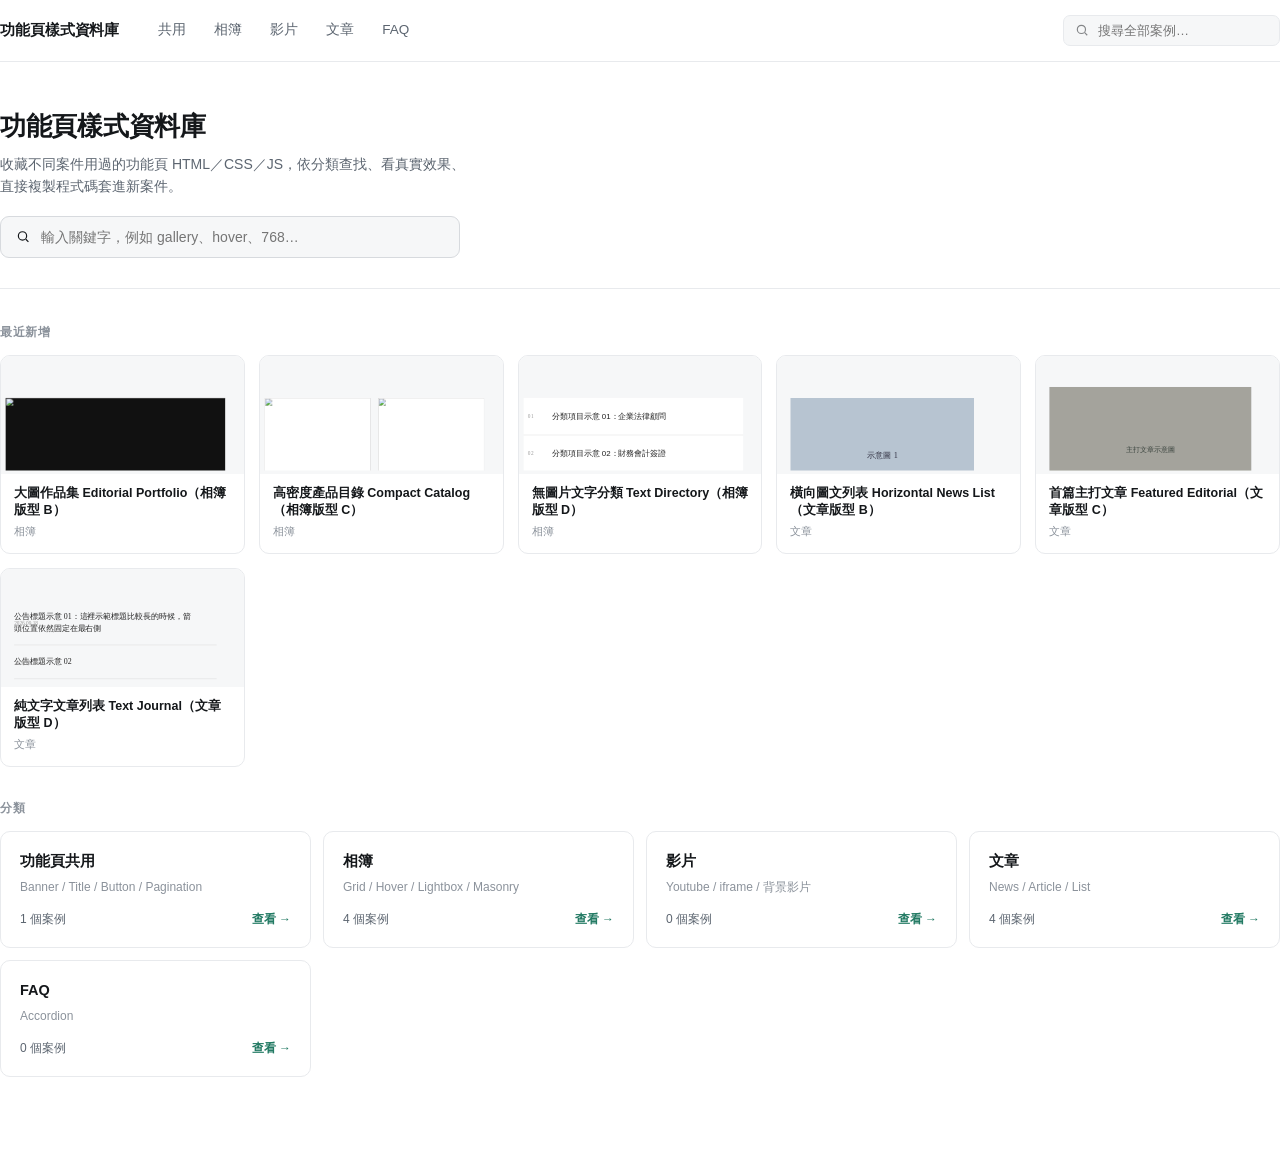
<file: index.html>
<!DOCTYPE html>
<html lang="zh-Hant">
<head>
<meta charset="UTF-8">
<meta name="viewport" content="width=device-width, initial-scale=1.0">
<title>功能頁樣式資料庫</title>
<link rel="stylesheet" href="css/style.css">
</head>
<body>

<header class="site-header">
  <div class="container header-row">
    <a href="index.html" class="logo">功能頁樣式資料庫</a>
    <nav class="main-nav" id="mainNav">
      <a href="common.html" data-nav="common">共用</a>
      <a href="gallery.html" data-nav="gallery">相簿</a>
      <a href="video.html" data-nav="video">影片</a>
      <a href="article.html" data-nav="article">文章</a>
      <a href="faq.html" data-nav="faq">FAQ</a>
    </nav>
    <div class="header-search">
      <svg width="14" height="14" viewBox="0 0 24 24" fill="none" stroke="currentColor" stroke-width="2"><circle cx="11" cy="11" r="7"/><line x1="21" y1="21" x2="16.65" y2="16.65"/></svg>
      <input id="headerSearchInput" type="text" placeholder="搜尋全部案例…">
    </div>
  </div>
</header>

<main class="container page-main">

  <div class="hero">
    <h1>功能頁樣式資料庫</h1>
    <p>收藏不同案件用過的功能頁 HTML／CSS／JS，依分類查找、看真實效果、直接複製程式碼套進新案件。</p>
    <div class="hero-search">
      <div class="hero-search-box">
        <svg width="15" height="15" viewBox="0 0 24 24" fill="none" stroke="currentColor" stroke-width="2"><circle cx="11" cy="11" r="7"/><line x1="21" y1="21" x2="16.65" y2="16.65"/></svg>
        <input id="heroSearchInput" type="text" placeholder="輸入關鍵字，例如 gallery、hover、768…">
      </div>
      <div class="hero-results" id="heroResults"></div>
    </div>
  </div>

  <div class="section-label">最近新增</div>
  <div class="recent-row" id="recentRow"></div>

  <div class="section-label">分類</div>
  <div class="cat-grid" id="catGrid"></div>

</main>

<script src="js/cases.js"></script>
<script src="js/app.js"></script>
<script>
  wireHeader('home');
  renderHomePage();
</script>
</body>
</html>
</file>
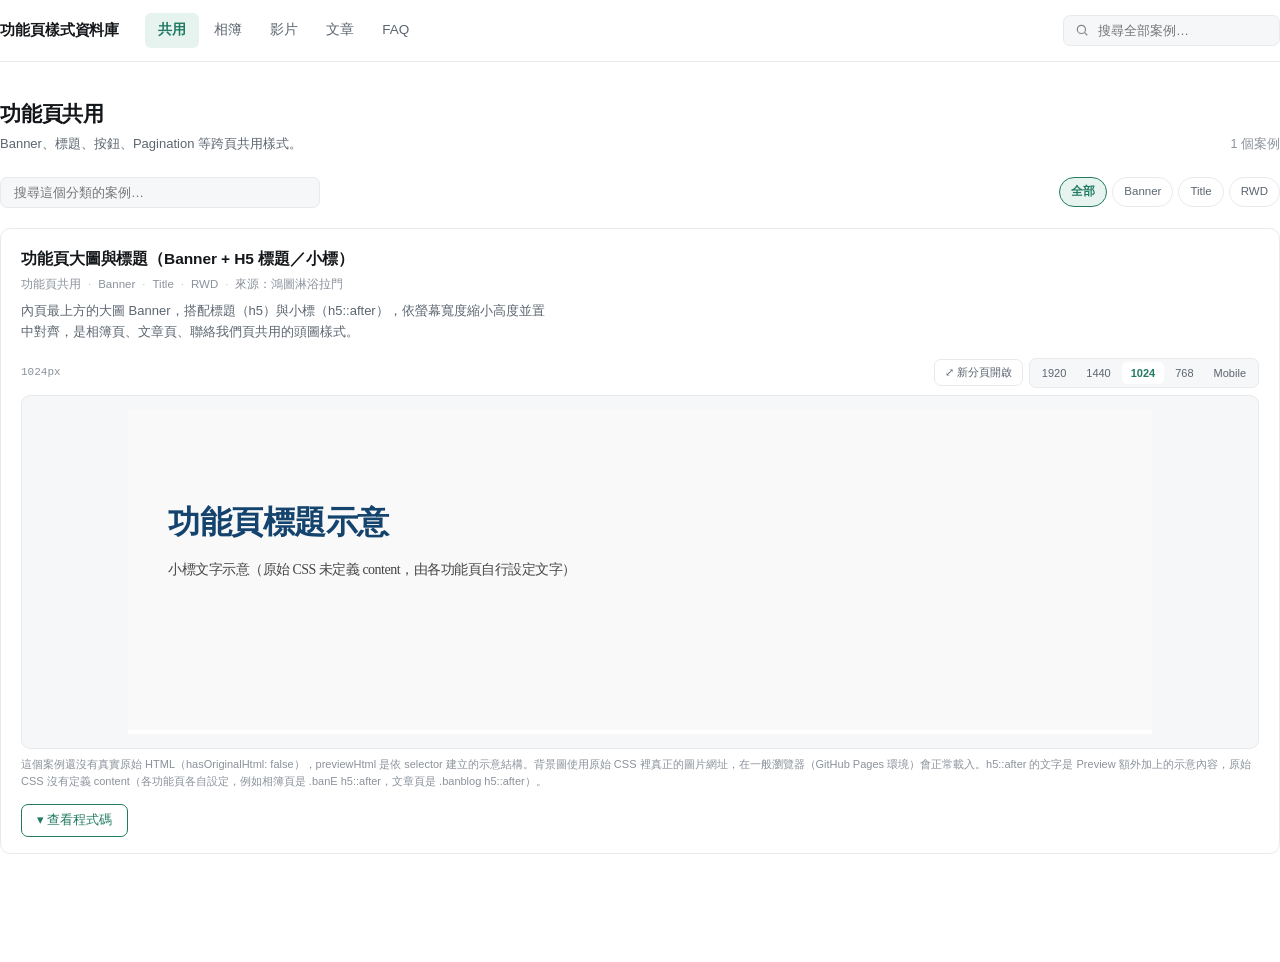
<file: common.html>
<!DOCTYPE html>
<html lang="zh-Hant">
<head>
<meta charset="UTF-8">
<meta name="viewport" content="width=device-width, initial-scale=1.0">
<title>功能頁共用 Common – 功能頁樣式資料庫</title>
<link rel="stylesheet" href="css/style.css">
</head>
<body>

<header class="site-header">
  <div class="container header-row">
    <a href="index.html" class="logo">功能頁樣式資料庫</a>
    <nav class="main-nav" id="mainNav">
      <a href="common.html" data-nav="common">共用</a>
      <a href="gallery.html" data-nav="gallery">相簿</a>
      <a href="video.html" data-nav="video">影片</a>
      <a href="article.html" data-nav="article">文章</a>
      <a href="faq.html" data-nav="faq">FAQ</a>
    </nav>
    <div class="header-search">
      <svg width="14" height="14" viewBox="0 0 24 24" fill="none" stroke="currentColor" stroke-width="2"><circle cx="11" cy="11" r="7"/><line x1="21" y1="21" x2="16.65" y2="16.65"/></svg>
      <input id="headerSearchInput" type="text" placeholder="搜尋全部案例…">
    </div>
  </div>
</header>

<main class="container page-main">

  <div class="page-heading">
    <div>
      <h1 id="pageTitle">功能頁共用 Common</h1>
      <div class="sub">Banner、標題、按鈕、Pagination 等跨頁共用樣式。</div>
    </div>
    <div class="page-count" id="pageCount"></div>
  </div>

  <div class="cat-toolbar">
    <div class="cat-search"><input type="text" placeholder="搜尋這個分類的案例…" data-cat-search="common"></div>
    <div class="chip-row" id="chipRow" data-chip-group="common"></div>
  </div>

  <div class="case-list" id="caseList" data-case-list="common"></div>

</main>

<script src="js/cases.js"></script>
<script src="js/app.js"></script>
<script>
  wireHeader('common');
  renderCategoryPage('common');
</script>
</body>
</html>
</file>
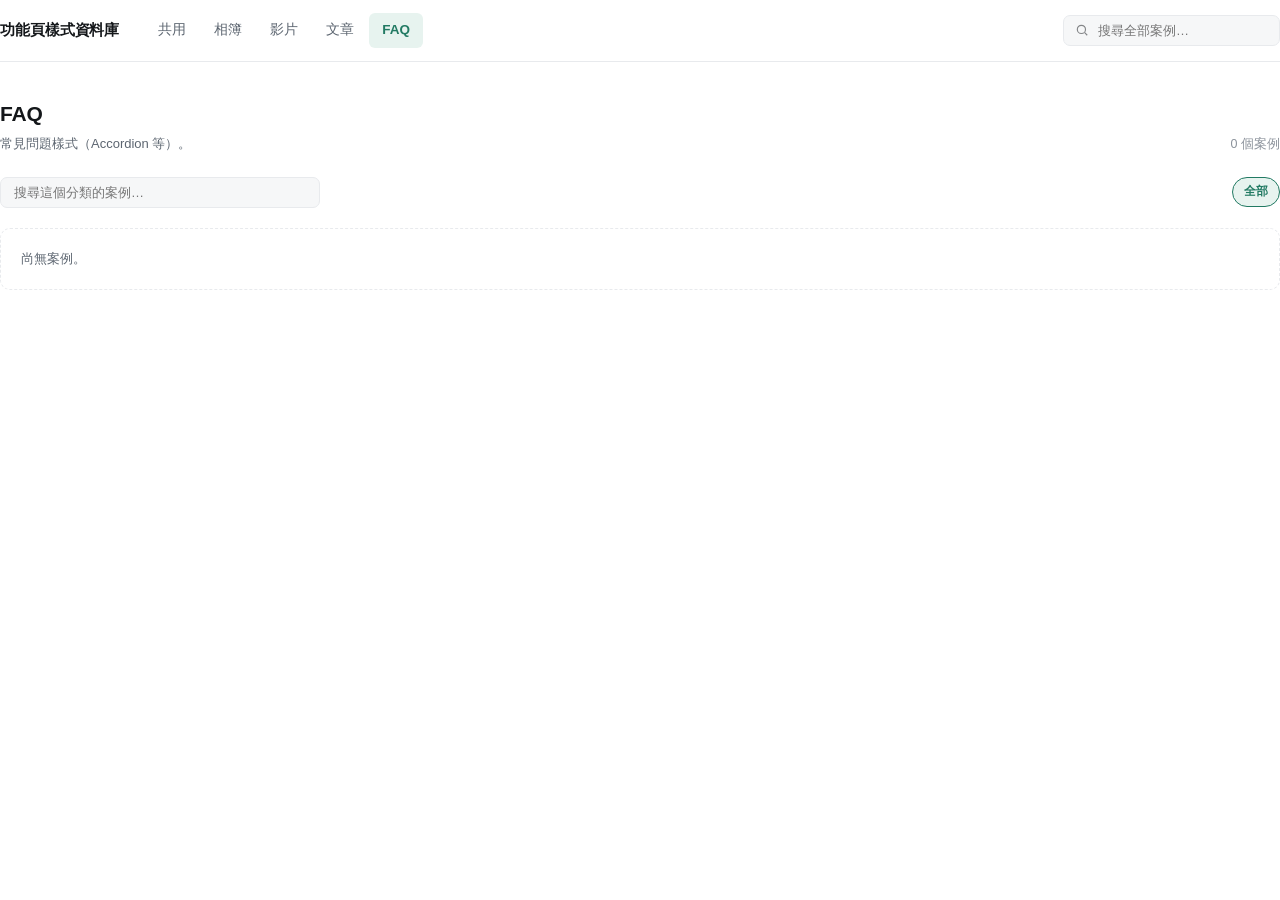
<file: faq.html>
<!DOCTYPE html>
<html lang="zh-Hant">
<head>
<meta charset="UTF-8">
<meta name="viewport" content="width=device-width, initial-scale=1.0">
<title>FAQ – 功能頁樣式資料庫</title>
<link rel="stylesheet" href="css/style.css">
</head>
<body>

<header class="site-header">
  <div class="container header-row">
    <a href="index.html" class="logo">功能頁樣式資料庫</a>
    <nav class="main-nav" id="mainNav">
      <a href="common.html" data-nav="common">共用</a>
      <a href="gallery.html" data-nav="gallery">相簿</a>
      <a href="video.html" data-nav="video">影片</a>
      <a href="article.html" data-nav="article">文章</a>
      <a href="faq.html" data-nav="faq">FAQ</a>
    </nav>
    <div class="header-search">
      <svg width="14" height="14" viewBox="0 0 24 24" fill="none" stroke="currentColor" stroke-width="2"><circle cx="11" cy="11" r="7"/><line x1="21" y1="21" x2="16.65" y2="16.65"/></svg>
      <input id="headerSearchInput" type="text" placeholder="搜尋全部案例…">
    </div>
  </div>
</header>

<main class="container page-main">

  <div class="page-heading">
    <div>
      <h1 id="pageTitle">FAQ</h1>
      <div class="sub">常見問題樣式（Accordion 等）。</div>
    </div>
    <div class="page-count" id="pageCount"></div>
  </div>

  <div class="cat-toolbar">
    <div class="cat-search"><input type="text" placeholder="搜尋這個分類的案例…" data-cat-search="faq"></div>
    <div class="chip-row" id="chipRow" data-chip-group="faq"></div>
  </div>

  <div class="case-list" id="caseList" data-case-list="faq"></div>

</main>

<script src="js/cases.js"></script>
<script src="js/app.js"></script>
<script>
  wireHeader('faq');
  renderCategoryPage('faq');
</script>
</body>
</html>
</file>
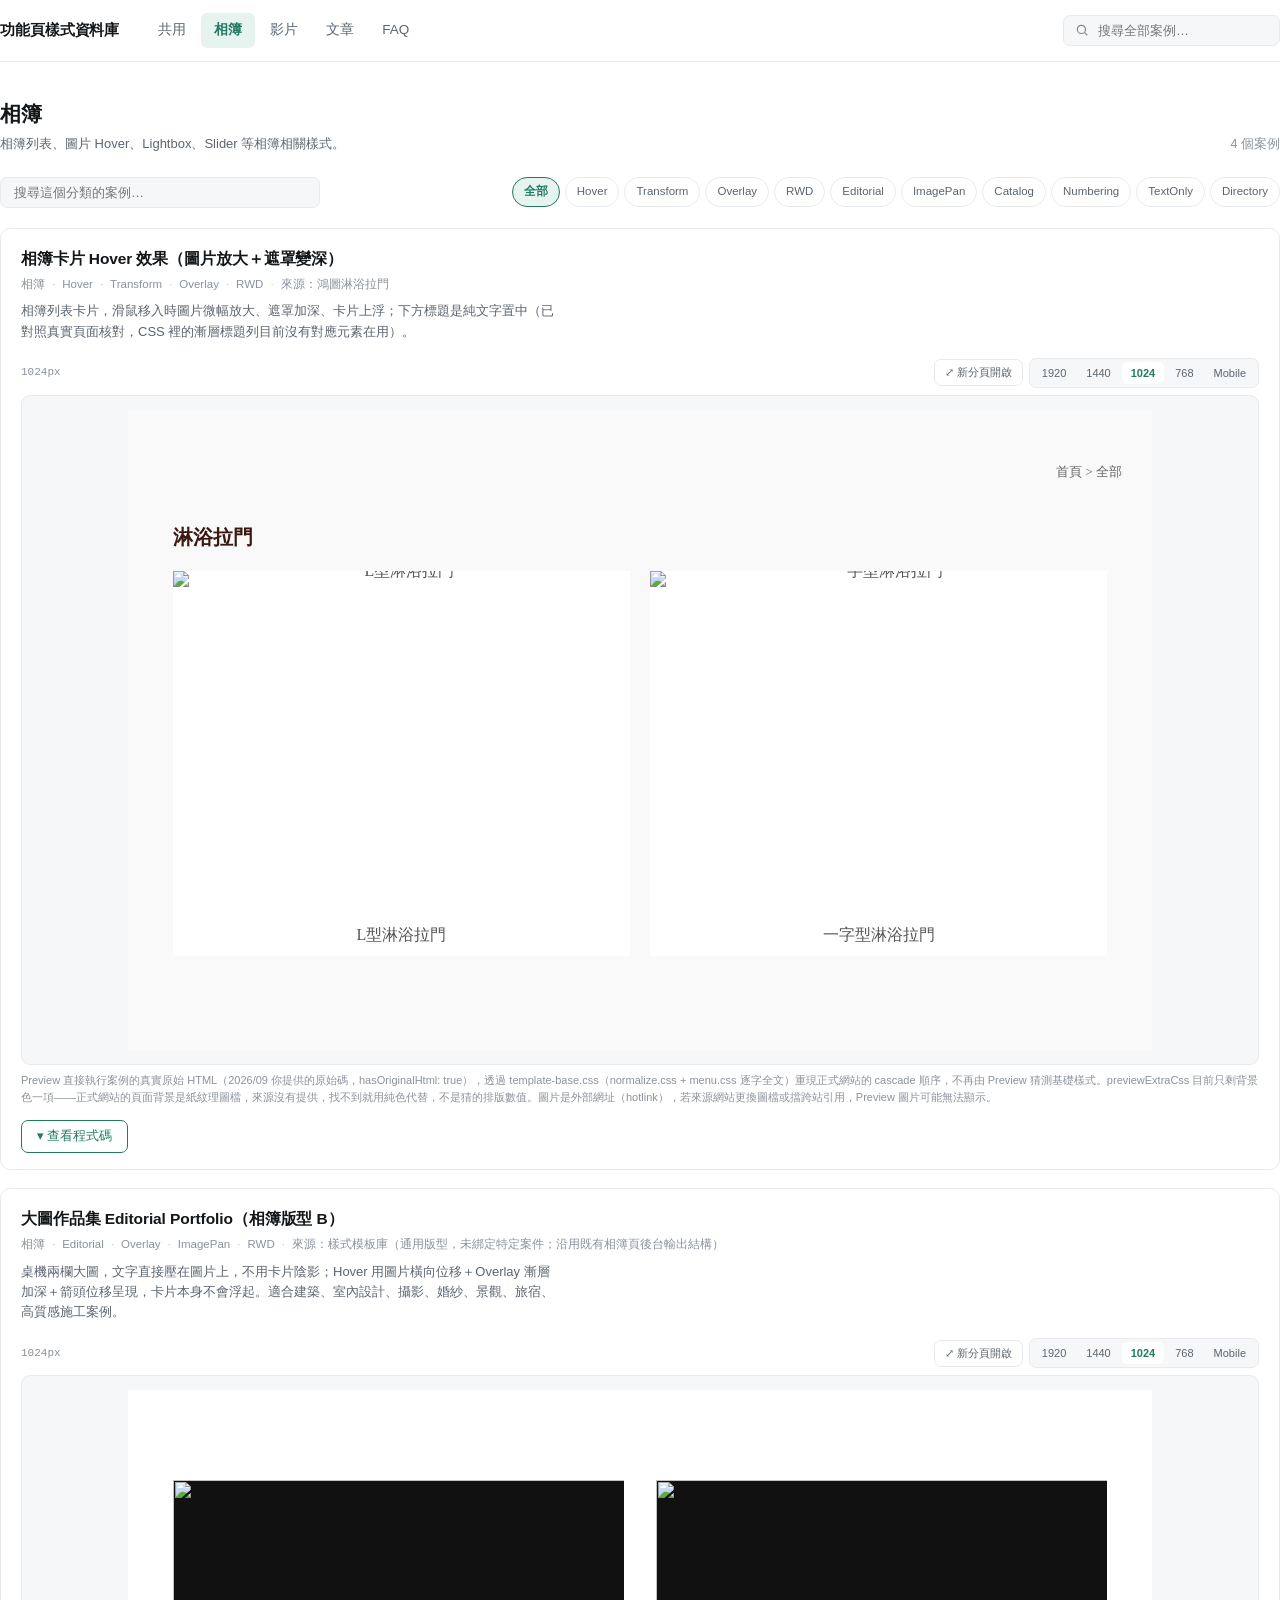
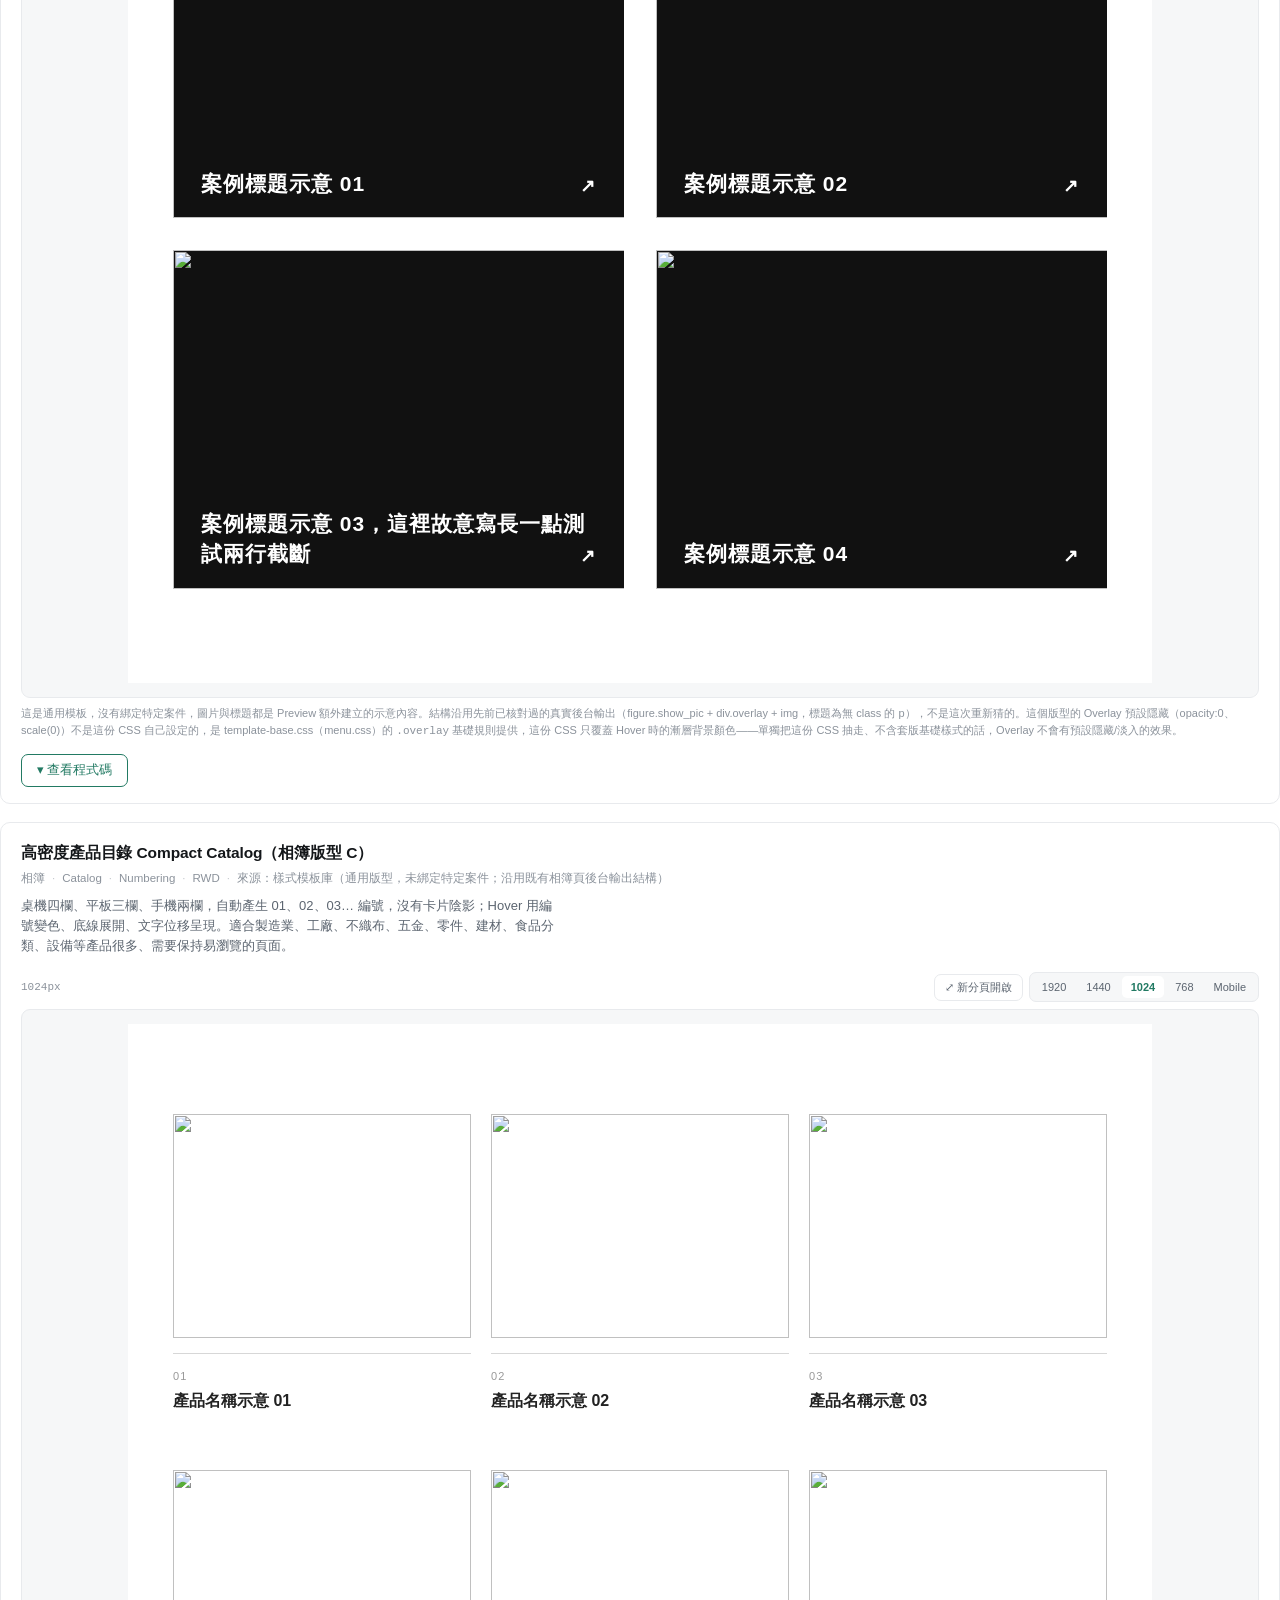
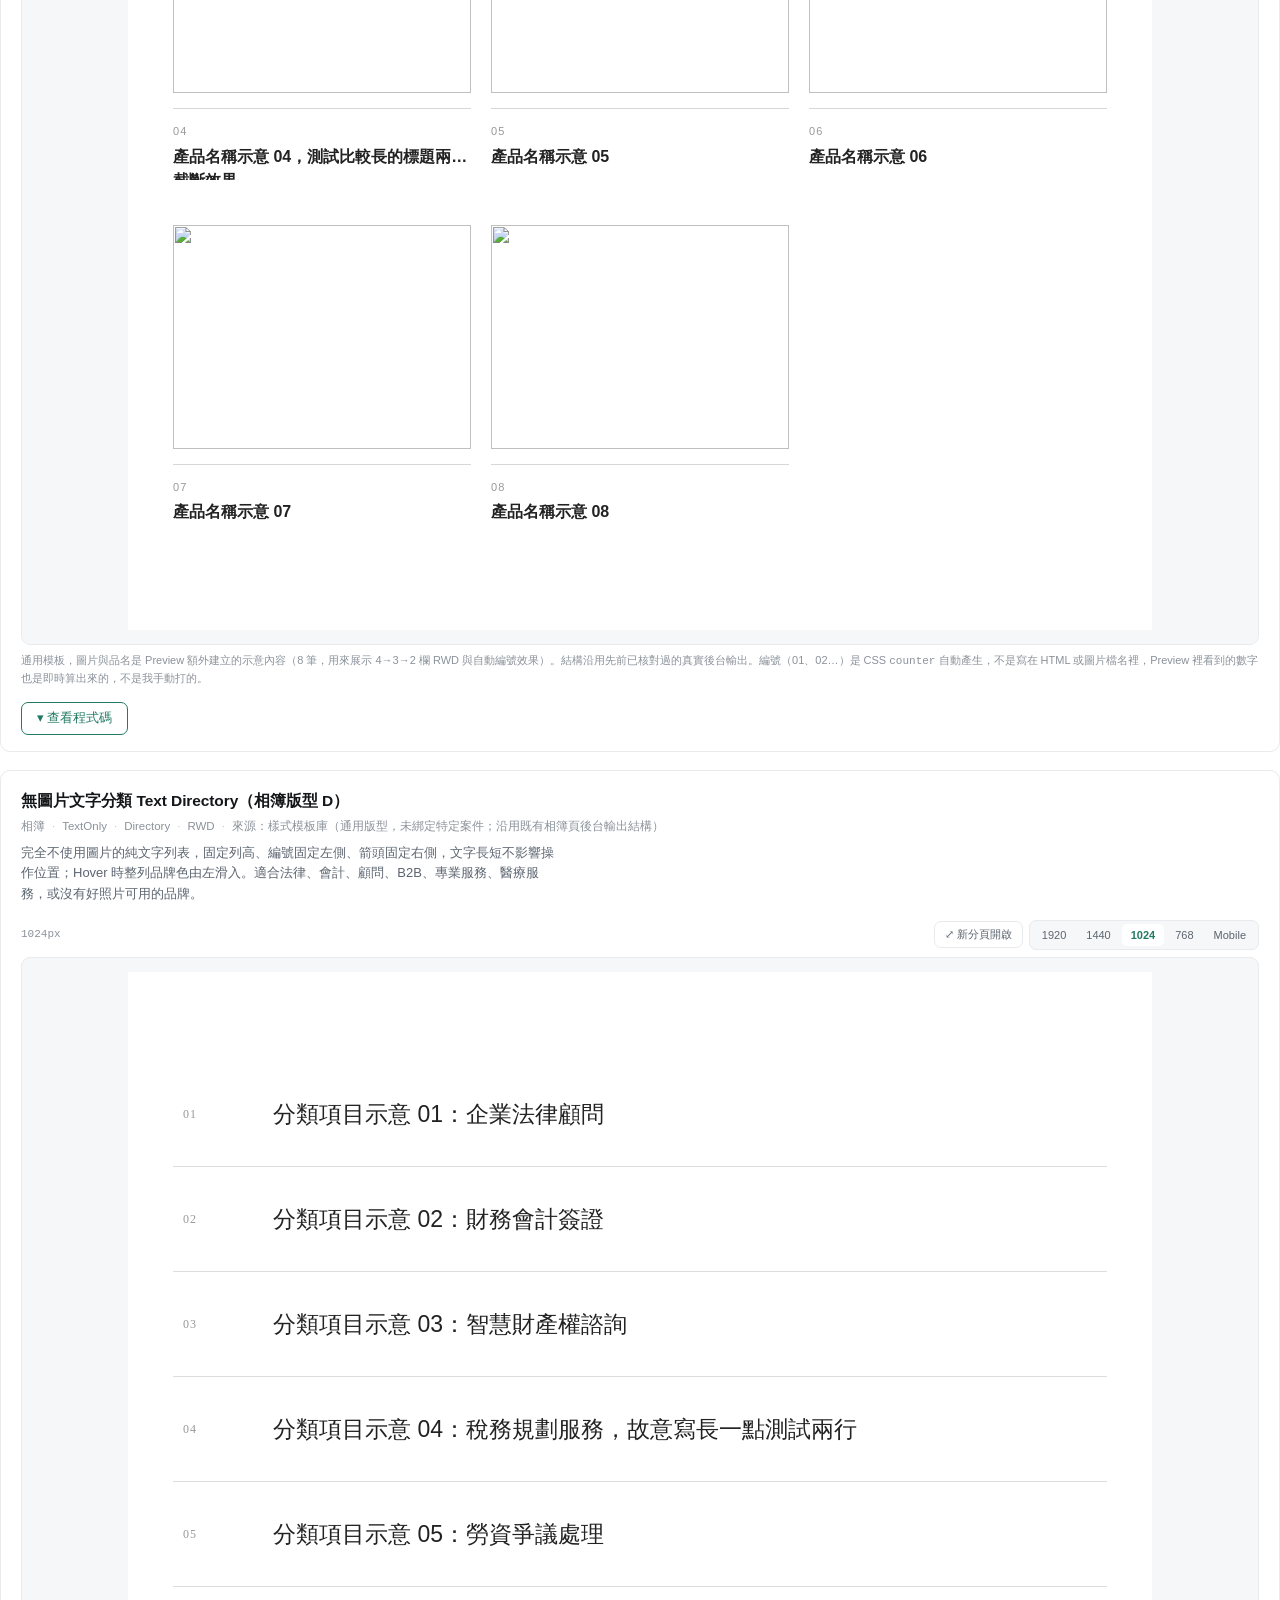
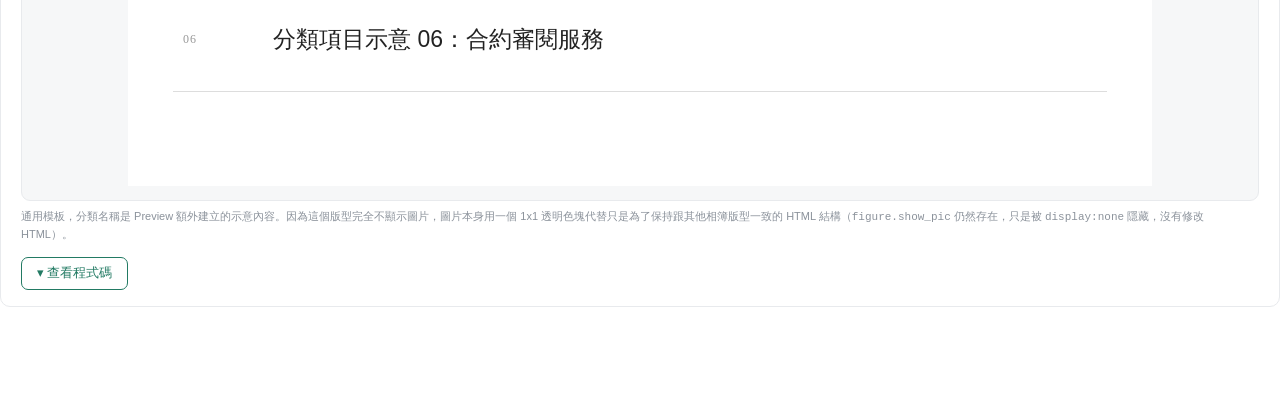
<file: gallery.html>
<!DOCTYPE html>
<html lang="zh-Hant">
<head>
<meta charset="UTF-8">
<meta name="viewport" content="width=device-width, initial-scale=1.0">
<title>相簿 Gallery – 功能頁樣式資料庫</title>
<link rel="stylesheet" href="css/style.css">
</head>
<body>

<header class="site-header">
  <div class="container header-row">
    <a href="index.html" class="logo">功能頁樣式資料庫</a>
    <nav class="main-nav" id="mainNav">
      <a href="common.html" data-nav="common">共用</a>
      <a href="gallery.html" data-nav="gallery">相簿</a>
      <a href="video.html" data-nav="video">影片</a>
      <a href="article.html" data-nav="article">文章</a>
      <a href="faq.html" data-nav="faq">FAQ</a>
    </nav>
    <div class="header-search">
      <svg width="14" height="14" viewBox="0 0 24 24" fill="none" stroke="currentColor" stroke-width="2"><circle cx="11" cy="11" r="7"/><line x1="21" y1="21" x2="16.65" y2="16.65"/></svg>
      <input id="headerSearchInput" type="text" placeholder="搜尋全部案例…">
    </div>
  </div>
</header>

<main class="container page-main">

  <div class="page-heading">
    <div>
      <h1 id="pageTitle">相簿 Gallery</h1>
      <div class="sub">相簿列表、圖片 Hover、Lightbox、Slider 等相簿相關樣式。</div>
    </div>
    <div class="page-count" id="pageCount"></div>
  </div>

  <div class="cat-toolbar">
    <div class="cat-search"><input type="text" placeholder="搜尋這個分類的案例…" data-cat-search="gallery"></div>
    <div class="chip-row" id="chipRow" data-chip-group="gallery"></div>
  </div>

  <div class="case-list" id="caseList" data-case-list="gallery"></div>

</main>

<script src="js/cases.js"></script>
<script src="js/app.js"></script>
<script>
  wireHeader('gallery');
  renderCategoryPage('gallery');
</script>
</body>
</html>
</file>
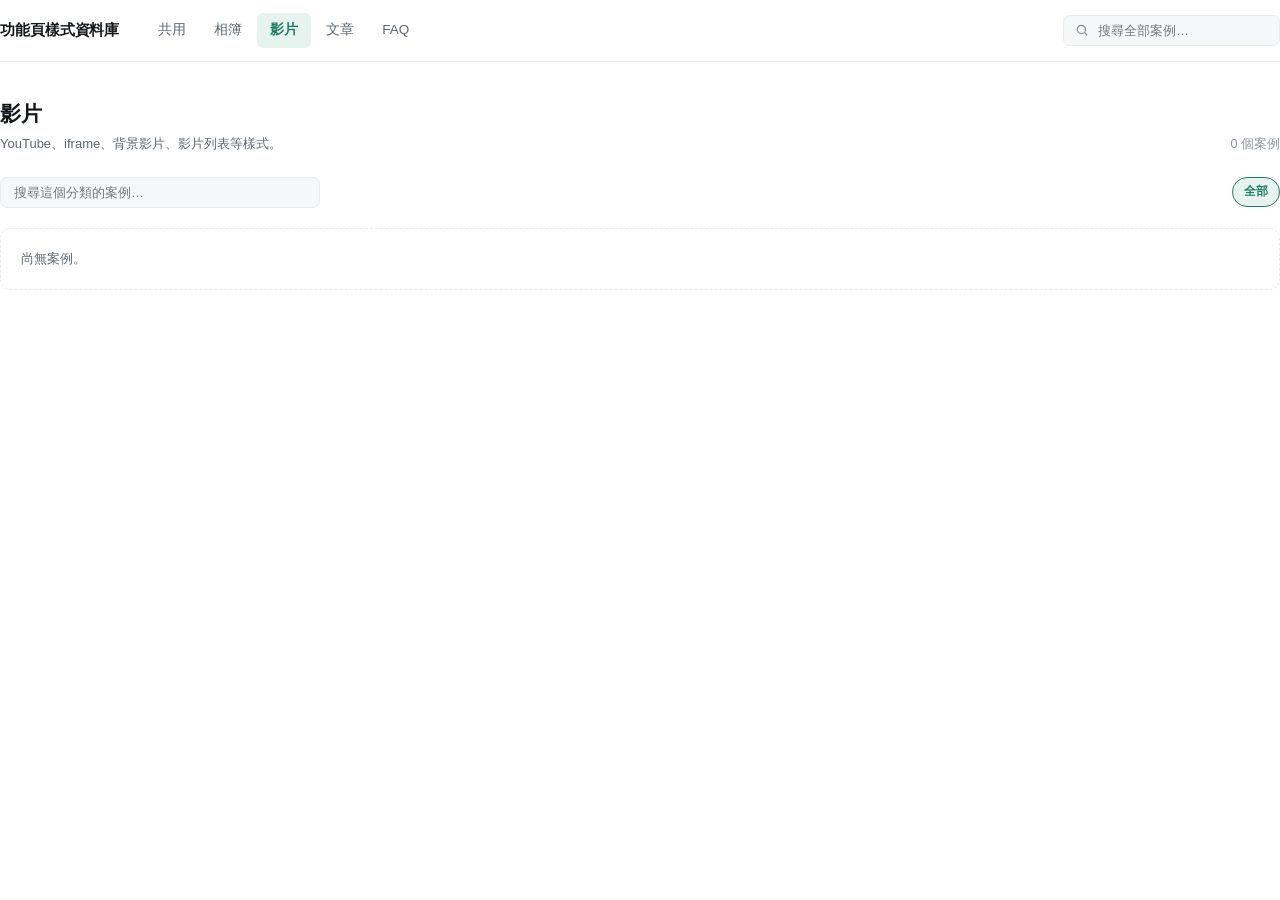
<file: video.html>
<!DOCTYPE html>
<html lang="zh-Hant">
<head>
<meta charset="UTF-8">
<meta name="viewport" content="width=device-width, initial-scale=1.0">
<title>影片 Video – 功能頁樣式資料庫</title>
<link rel="stylesheet" href="css/style.css">
</head>
<body>

<header class="site-header">
  <div class="container header-row">
    <a href="index.html" class="logo">功能頁樣式資料庫</a>
    <nav class="main-nav" id="mainNav">
      <a href="common.html" data-nav="common">共用</a>
      <a href="gallery.html" data-nav="gallery">相簿</a>
      <a href="video.html" data-nav="video">影片</a>
      <a href="article.html" data-nav="article">文章</a>
      <a href="faq.html" data-nav="faq">FAQ</a>
    </nav>
    <div class="header-search">
      <svg width="14" height="14" viewBox="0 0 24 24" fill="none" stroke="currentColor" stroke-width="2"><circle cx="11" cy="11" r="7"/><line x1="21" y1="21" x2="16.65" y2="16.65"/></svg>
      <input id="headerSearchInput" type="text" placeholder="搜尋全部案例…">
    </div>
  </div>
</header>

<main class="container page-main">

  <div class="page-heading">
    <div>
      <h1 id="pageTitle">影片 Video</h1>
      <div class="sub">YouTube、iframe、背景影片、影片列表等樣式。</div>
    </div>
    <div class="page-count" id="pageCount"></div>
  </div>

  <div class="cat-toolbar">
    <div class="cat-search"><input type="text" placeholder="搜尋這個分類的案例…" data-cat-search="video"></div>
    <div class="chip-row" id="chipRow" data-chip-group="video"></div>
  </div>

  <div class="case-list" id="caseList" data-case-list="video"></div>

</main>

<script src="js/cases.js"></script>
<script src="js/app.js"></script>
<script>
  wireHeader('video');
  renderCategoryPage('video');
</script>
</body>
</html>
</file>
<file: css/style.css>
/* ========================================
   Design tokens
======================================== */
:root{
  --bg:#FFFFFF;
  --bg-subtle:#F6F7F8;
  --panel:#FFFFFF;
  --ink:#14171A;
  --ink-soft:#5C6570;
  --ink-faint:#8B929B;
  --line:#E8EAED;
  --line-strong:#D7DADE;
  --accent:#227A63;
  --accent-soft:#E7F3EF;
  --code-bg:#0E1113;
  --code-ink:#E3E7EA;
  --code-line:#2A2F33;
  --warn-bg:#FFF8E6;
  --warn-ink:#8A6100;
  --warn-line:#F0DFA6;
  --radius-sm:6px;
  --radius-md:10px;
  --container:1480px;
}
@media (prefers-color-scheme: dark){
  :root:not([data-theme="light"]){
    --bg:#0E1013;
    --bg-subtle:#151719;
    --panel:#17191C;
    --ink:#EDEFF1;
    --ink-soft:#A7ADB4;
    --ink-faint:#767C83;
    --line:#25282C;
    --line-strong:#33373C;
    --accent:#4FBE9E;
    --accent-soft:#132622;
    --code-bg:#0A0C0D;
    --code-ink:#E3E7EA;
    --code-line:#25282C;
    --warn-bg:#2A2410;
    --warn-ink:#E8C766;
    --warn-line:#4A3F1A;
  }
}
:root[data-theme="dark"]{
  --bg:#0E1013; --bg-subtle:#151719; --panel:#17191C; --ink:#EDEFF1; --ink-soft:#A7ADB4; --ink-faint:#767C83;
  --line:#25282C; --line-strong:#33373C; --accent:#4FBE9E; --accent-soft:#132622;
  --code-bg:#0A0C0D; --code-ink:#E3E7EA; --code-line:#25282C; --warn-bg:#2A2410; --warn-ink:#E8C766; --warn-line:#4A3F1A;
}

*{box-sizing:border-box;}
html{-webkit-text-size-adjust:100%;}
body{
  margin:0;
  background:var(--bg);
  color:var(--ink);
  font-family:-apple-system,BlinkMacSystemFont,"Segoe UI","Noto Sans TC",sans-serif;
  line-height:1.55;
  font-size:14.5px;
}
a{color:inherit;}
code,.mono,pre{font-family:ui-monospace,"SFMono-Regular","JetBrains Mono",Menlo,Consolas,monospace;}
.container{max-width:var(--container);margin:0 auto;padding:0 28px;}

/* ========================================
   Header
======================================== */
.site-header{position:sticky;top:0;z-index:100;background:color-mix(in srgb, var(--panel) 92%, transparent);backdrop-filter:blur(8px);border-bottom:1px solid var(--line);}
.header-row{display:flex;align-items:center;gap:26px;padding:13px 0;}
.logo{font-weight:700;font-size:14.5px;text-decoration:none;color:var(--ink);white-space:nowrap;letter-spacing:-.1px;}
.main-nav{display:flex;gap:2px;flex:1;}
.main-nav a{text-decoration:none;font-size:13.5px;color:var(--ink-soft);padding:7px 13px;border-radius:var(--radius-sm);}
.main-nav a:hover{color:var(--ink);background:var(--bg-subtle);}
.main-nav a[data-current="true"]{color:var(--accent);background:var(--accent-soft);font-weight:600;}
.header-search{display:flex;align-items:center;gap:7px;background:var(--bg-subtle);border:1px solid var(--line);border-radius:7px;padding:6px 11px;min-width:180px;}
.header-search input{border:none;background:transparent;outline:none;color:var(--ink);font-size:13px;width:100%;}
.header-search svg{opacity:.5;flex-shrink:0;}

/* ========================================
   Page shell
======================================== */
.page-main{padding:36px 0 90px;}
.page-heading{display:flex;justify-content:space-between;align-items:flex-end;flex-wrap:wrap;gap:14px;margin-bottom:22px;}
.page-heading h1{font-size:21px;margin:0 0 4px;letter-spacing:-.2px;}
.page-heading .sub{font-size:13px;color:var(--ink-soft);}
.page-count{font-size:12.5px;color:var(--ink-faint);}

/* ========================================
   首頁
======================================== */
.hero{padding:8px 0 30px;border-bottom:1px solid var(--line);margin-bottom:34px;}
.hero h1{font-size:26px;margin:0 0 8px;letter-spacing:-.3px;}
.hero p{color:var(--ink-soft);font-size:14px;max-width:60ch;margin:0 0 18px;}
.hero-search{position:relative;max-width:460px;}
.hero-search-box{display:flex;align-items:center;gap:9px;background:var(--bg-subtle);border:1px solid var(--line-strong);border-radius:9px;padding:11px 15px;}
.hero-search-box input{border:none;background:transparent;outline:none;font-size:14px;color:var(--ink);width:100%;}
.hero-results{position:absolute;top:calc(100% + 6px);left:0;right:0;background:var(--panel);border:1px solid var(--line);border-radius:9px;overflow:hidden;z-index:20;display:none;box-shadow:0 8px 24px rgba(0,0,0,.08);}
.hero-results.show{display:block;}
.hero-results a{display:flex;justify-content:space-between;gap:10px;padding:10px 15px;text-decoration:none;font-size:13px;border-bottom:1px solid var(--line);}
.hero-results a:last-child{border-bottom:none;}
.hero-results a:hover{background:var(--bg-subtle);}
.hero-results .rc{color:var(--ink-faint);font-size:11.5px;}
.hero-results .empty{padding:13px 15px;font-size:12.5px;color:var(--ink-faint);}

.section-label{font-size:12px;font-weight:600;color:var(--ink-faint);text-transform:uppercase;letter-spacing:.06em;margin:32px 0 14px;}

.recent-row{display:grid;grid-template-columns:repeat(auto-fill,minmax(230px,1fr));gap:14px;}
.recent-card{display:block;text-decoration:none;color:var(--ink);background:var(--panel);border:1px solid var(--line);border-radius:var(--radius-md);overflow:hidden;transition:border-color .12s;}
.recent-card:hover{border-color:var(--line-strong);}
.recent-thumb{height:118px;overflow:hidden;position:relative;background:var(--bg-subtle);}
.recent-thumb iframe{border:none;width:520px;height:260px;transform:scale(0.44);transform-origin:top left;pointer-events:none;}
.recent-body{padding:11px 13px 13px;}
.recent-name{font-size:12.5px;font-weight:600;line-height:1.35;}
.recent-meta{font-size:11px;color:var(--ink-faint);margin-top:4px;}

.cat-grid{display:grid;grid-template-columns:repeat(auto-fit,minmax(280px,1fr));gap:12px;}
.cat-card{display:flex;flex-direction:column;justify-content:space-between;text-decoration:none;color:var(--ink);background:var(--panel);border:1px solid var(--line);border-radius:var(--radius-md);padding:18px 19px;min-height:104px;transition:border-color .12s, transform .12s;}
.cat-card:hover{border-color:var(--accent);}
.cat-card h3{margin:0 0 5px;font-size:14.5px;font-weight:600;}
.cat-card .ct{font-size:12px;color:var(--ink-faint);}
.cat-card .cf{display:flex;justify-content:space-between;align-items:center;margin-top:14px;font-size:12px;}
.cat-card .cf .n{color:var(--ink-soft);}
.cat-card .cf .go{color:var(--accent);font-weight:600;}

/* ========================================
   分類頁工具列
======================================== */
.cat-toolbar{display:flex;flex-wrap:wrap;gap:10px;align-items:center;justify-content:space-between;margin-bottom:20px;}
.cat-search{display:flex;align-items:center;gap:7px;background:var(--bg-subtle);border:1px solid var(--line);border-radius:7px;padding:6px 11px;min-width:200px;flex:1;max-width:320px;}
.cat-search input{border:none;background:transparent;outline:none;font-size:13px;color:var(--ink);width:100%;}
.chip-row{display:flex;flex-wrap:wrap;gap:5px;}
.chip{font-size:11.5px;background:var(--panel);border:1px solid var(--line);color:var(--ink-soft);padding:5px 11px;border-radius:999px;cursor:pointer;}
.chip[data-active="true"]{background:var(--accent-soft);border-color:var(--accent);color:var(--accent);font-weight:600;}
.empty-note{color:var(--ink-soft);font-size:13px;padding:20px;border:1px dashed var(--line);border-radius:var(--radius-md);}

/* ========================================
   案例卡片
======================================== */
.case-card{background:var(--panel);border:1px solid var(--line);border-radius:var(--radius-md);margin-bottom:18px;overflow:hidden;}
.case-card[data-hidden="true"]{display:none;}

.case-top{padding:18px 20px 2px;}
.case-name{font-size:15.5px;font-weight:700;letter-spacing:-.1px;}
.case-tagline{display:flex;flex-wrap:wrap;gap:7px;align-items:center;font-size:11.5px;color:var(--ink-faint);margin-top:5px;}
.case-tagline .d{opacity:.5;}
.case-desc{font-size:13px;color:var(--ink-soft);margin-top:8px;max-width:74ch;}

.dep-warning{display:none;margin:12px 20px 0;padding:9px 13px;background:var(--warn-bg);border:1px solid var(--warn-line);color:var(--warn-ink);border-radius:7px;font-size:12px;}
.dep-warning[data-show="true"]{display:block;}

.preview-wrap{margin:14px 20px 2px;}
.preview-toolbar{display:flex;justify-content:space-between;align-items:center;gap:8px;margin-bottom:7px;flex-wrap:wrap;}
.viewport-label{font-size:11px;color:var(--ink-faint);font-family:ui-monospace,monospace;}
.preview-actions{display:flex;align-items:center;gap:6px;}
.icon-btn{font-size:11px;background:transparent;border:1px solid var(--line);color:var(--ink-soft);padding:5px 10px;border-radius:7px;cursor:pointer;}
.icon-btn:hover{border-color:var(--accent);color:var(--accent);}
.device-switch{display:flex;gap:2px;background:var(--bg-subtle);border:1px solid var(--line);border-radius:7px;padding:3px;}
.device-switch button{font-size:11px;background:transparent;border:none;color:var(--ink-soft);padding:5px 9px;border-radius:5px;cursor:pointer;white-space:nowrap;}
.device-switch button[data-active="true"]{background:var(--panel);color:var(--accent);font-weight:600;}

.preview-canvas{border:1px solid var(--line);background:var(--bg-subtle);border-radius:9px;padding:14px;overflow-x:auto;}
.preview-canvas iframe{display:block;border:none;background:#fff;margin:0 auto;transition:width .18s ease, height .12s ease;}
.preview-flag{font-size:11px;color:var(--ink-faint);margin-top:7px;}
.preview-missing{font-size:13px;color:var(--ink-soft);padding:22px;text-align:center;}

.code-toggle-row{padding:12px 20px 16px;}
.code-toggle-btn{font-size:12.5px;color:var(--accent);background:transparent;border:1px solid var(--accent);padding:7px 15px;border-radius:7px;cursor:pointer;}
.code-toggle-btn:hover{background:var(--accent-soft);}

.code-section{display:none;border-top:1px solid var(--line);}
.code-section[data-open="true"]{display:block;}
.code-tabs{display:flex;gap:2px;padding:14px 20px 0;background:var(--bg-subtle);}
.code-tab-btn{font-size:11.5px;background:transparent;border:1px solid var(--line);border-bottom:none;color:var(--ink-soft);padding:6px 13px;border-radius:6px 6px 0 0;cursor:pointer;}
.code-tab-btn[data-active="true"]{background:var(--code-bg);color:var(--code-ink);border-color:var(--code-bg);}
.code-panels{background:var(--code-bg);}
.code-panel{display:none;max-height:340px;overflow:auto;padding:15px 20px;}
.code-panel[data-active="true"]{display:block;}
.code-panel pre{margin:0;color:var(--code-ink);font-size:12px;white-space:pre;}
.copy-row{display:flex;flex-wrap:wrap;gap:7px;padding:11px 20px 18px;background:var(--code-bg);}
.copy-btn{font-size:11px;background:transparent;border:1px solid var(--code-line);color:var(--code-ink);padding:6px 12px;border-radius:6px;cursor:pointer;}
.copy-btn:hover,.copy-btn[data-copied="true"]{border-color:var(--accent);color:var(--accent);}

.case-meta{display:grid;grid-template-columns:repeat(auto-fit,minmax(200px,1fr));gap:8px 22px;font-size:12px;padding:15px 20px;color:var(--ink-soft);background:var(--bg-subtle);border-top:1px solid var(--line);}
.case-meta dt{color:var(--ink-faint);margin-bottom:1px;}
.case-meta dd{margin:0;}
.case-meta code{background:var(--panel);border:1px solid var(--line);padding:1px 5px;border-radius:4px;font-size:11.5px;}
.case-notes{padding:13px 20px 20px;font-size:12px;color:var(--ink-soft);border-top:1px dashed var(--line);}
.case-notes b{color:var(--ink);}

::selection{background:var(--accent-soft);}
</file>
